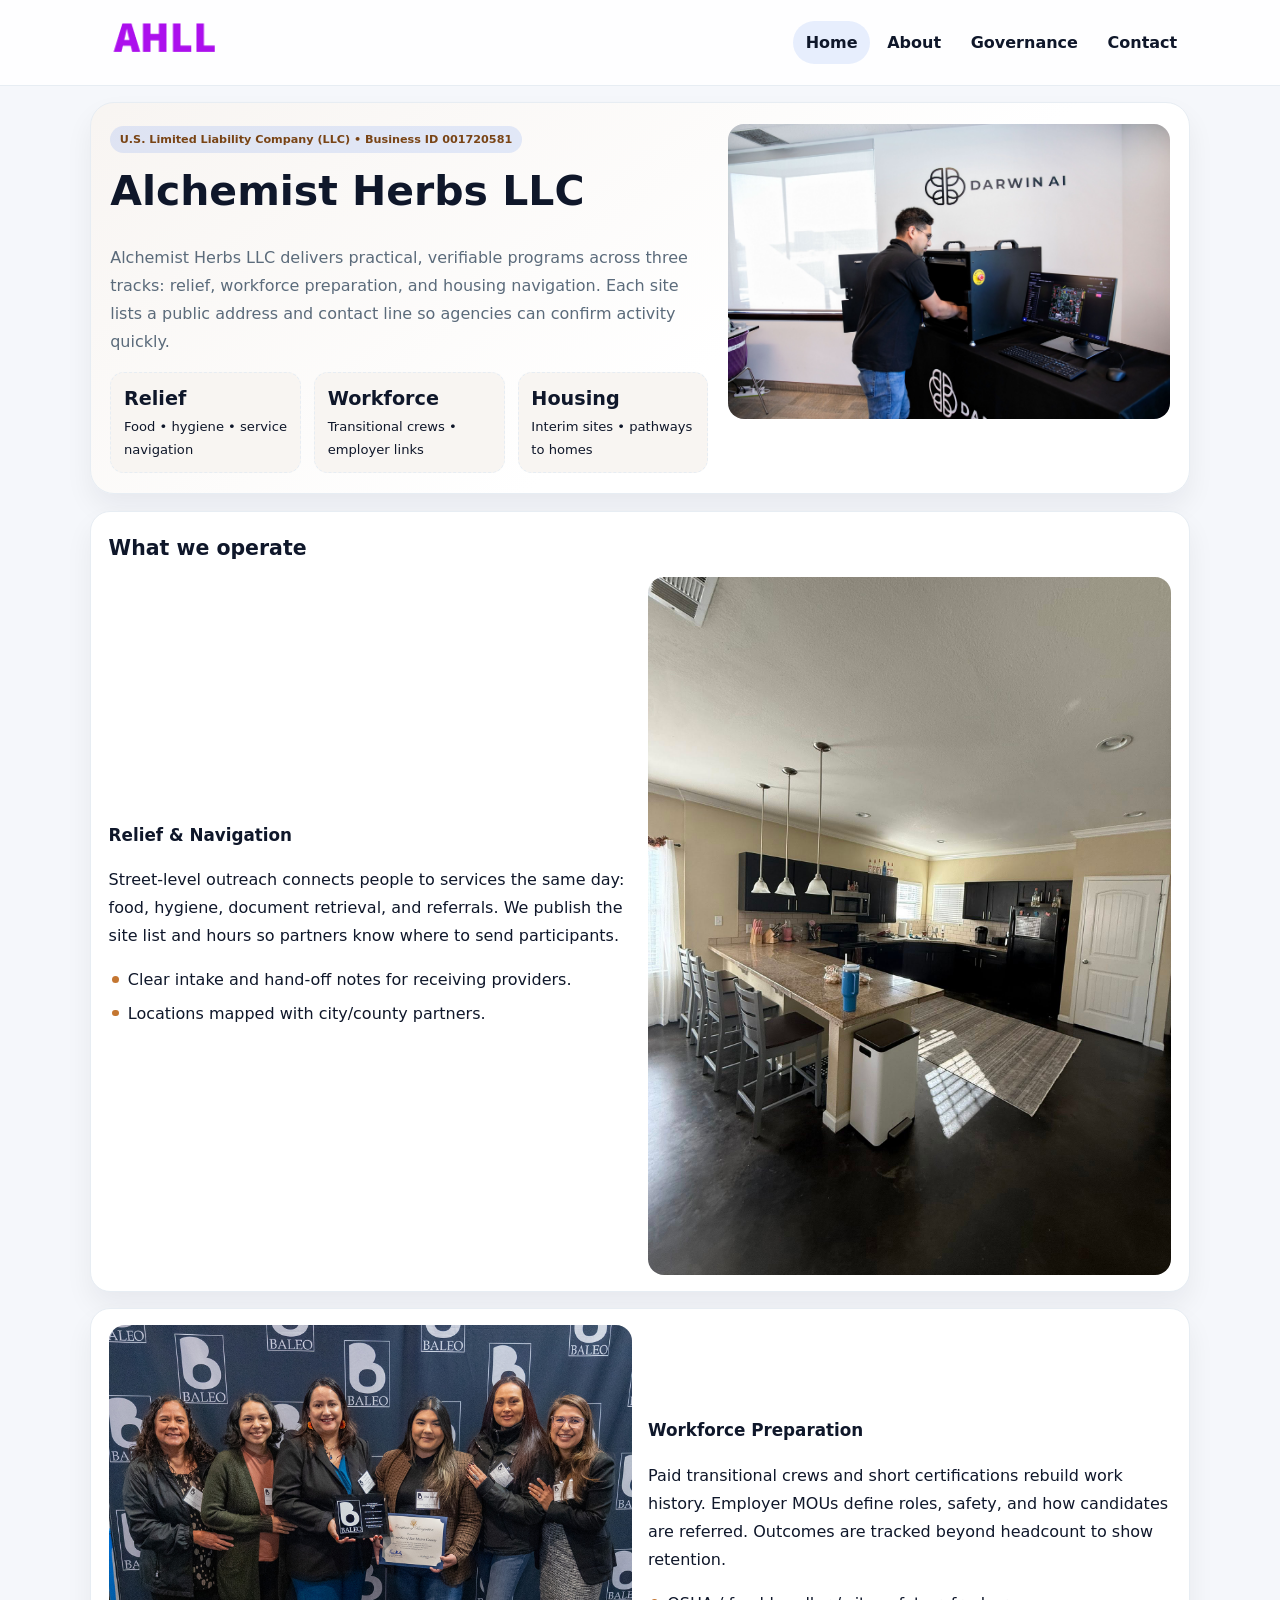
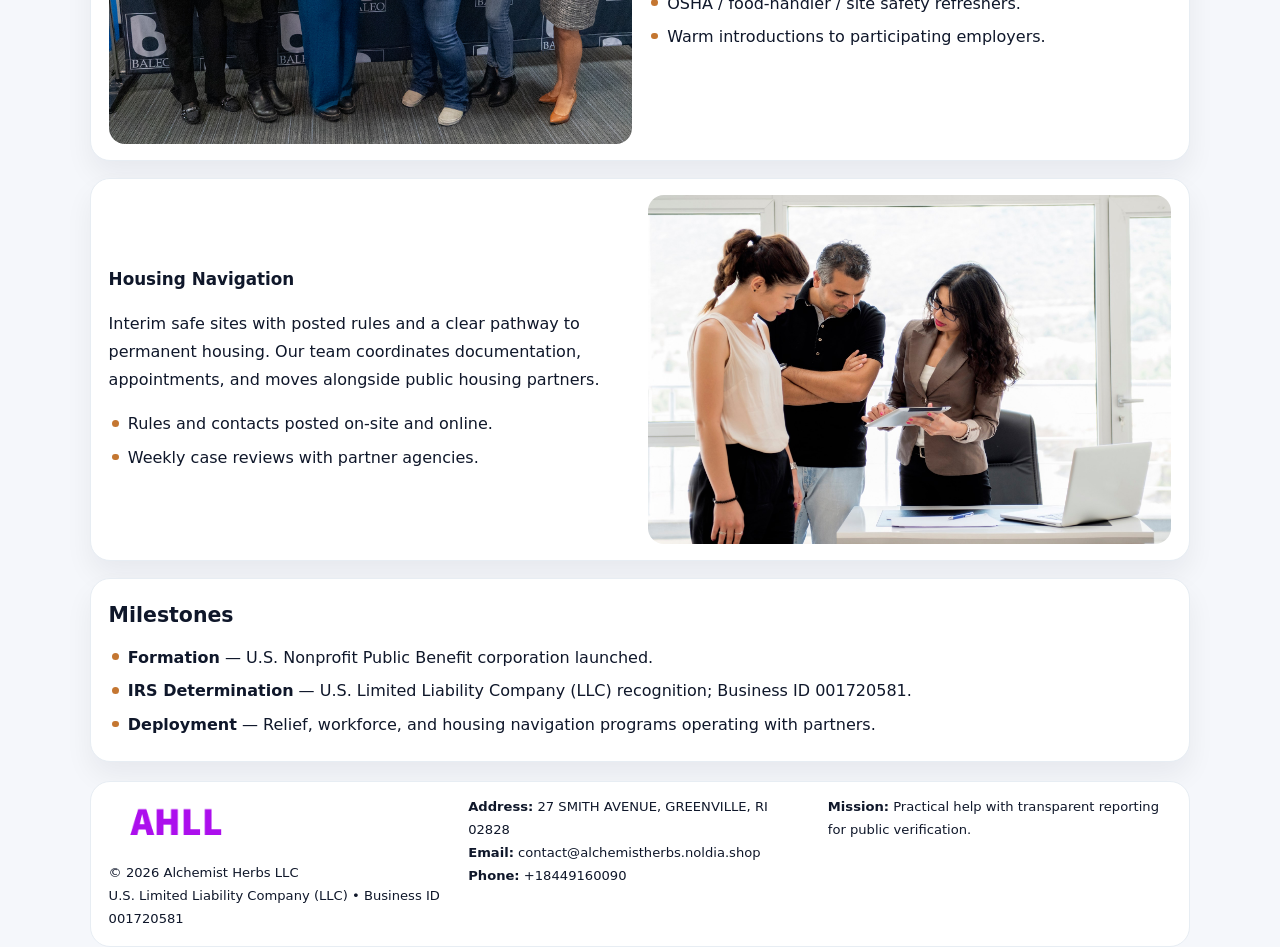
<file: index.html>
<!doctype html><html lang="en"><head>
<meta charset="utf-8">
<meta name="viewport" content="width=device-width,initial-scale=1">
<title>Alchemist Herbs LLC – Nonprofit • 2025</title>
<link rel="stylesheet" href="assets/styles.css">
<link rel="icon" href="images/logo.png">
<meta name="data-ein" content="001720581">
<meta name="data-name" content="Alchemist Herbs LLC">
  <meta name="description" content="Our nonprofit strengthens the community with programs focused on community services, education, and direct relief.">
<meta name="facebook-domain-verification" content="72ugcjjsd9e7e4kkssximo2up2znhc" />
</head><body>
<div style="position:absolute;left:-9999px;top:-9999px;opacity:0" data-uniq="{{UNIQUE_BLOB}}">
  <span>Our nonprofit strengthens the community with programs focused on community services, education, and direct relief.</span><svg width="12" height="12" viewBox="0 0 12 12" xmlns="http://www.w3.org/2000/svg"><circle cx="6" cy="6" r="5" fill="#b45309"/></svg><img src="images/land.jpg" width="1" height="1" alt="" loading="lazy"/>
</div>

<header class="header">
  <div class="c27dab45d53">
    <a href="index.html"><img src="images/logo.png" alt=""></a>
    <div class="links">
      <a class="active" href="index.html">Home</a>
      <a href="about.html">About</a>
      <a href="governance.html">Governance</a>
      <a href="contact.html">Contact</a>
    </div>
  </div>
</header>

<section class="mast">
  <div>
    <span class="c1ff9eddf70">U.S. Limited Liability Company (LLC) • Business ID 001720581</span>
    <h1>Alchemist Herbs LLC</h1>
    <p>Alchemist Herbs LLC delivers practical, verifiable programs across three tracks: relief, workforce preparation, and housing navigation. Each site lists a public address and contact line so agencies can confirm activity quickly.</p>
    <div class="stats">
      <div class="stat"><b>Relief</b><div class="small">Food • hygiene • service navigation</div></div>
      <div class="stat"><b>Workforce</b><div class="small">Transitional crews • employer links</div></div>
      <div class="stat"><b>Housing</b><div class="small">Interim sites • pathways to homes</div></div>
    </div>
  </div>
  <img class="img" src="images/hero.jpg" alt="Program hero">
</section>

<section class="section panel">
  <h2>What we operate</h2>
  <div class="z">
    <div>
      <h3>Relief & Navigation</h3>
      <p>Street-level outreach connects people to services the same day: food, hygiene, document retrieval, and referrals. We publish the site list and hours so partners know where to send participants.</p>
      <ul class="timeline">
        <li>Clear intake and hand-off notes for receiving providers.</li>
        <li>Locations mapped with city/county partners.</li>
      </ul>
    </div>
    <img class="img" src="images/relief.jpg" alt="">
  </div>
</section>

<section class="section panel">
  <div class="z rev">
    <img class="img" src="images/jobs.jpg" alt="">
    <div>
      <h3>Workforce Preparation</h3>
      <p>Paid transitional crews and short certifications rebuild work history. Employer MOUs define roles, safety, and how candidates are referred. Outcomes are tracked beyond headcount to show retention.</p>
      <ul class="timeline">
        <li>OSHA / food-handler / site safety refreshers.</li>
        <li>Warm introductions to participating employers.</li>
      </ul>
    </div>
  </div>
</section>

<section class="section panel">
  <div class="z">
    <div>
      <h3>Housing Navigation</h3>
      <p>Interim safe sites with posted rules and a clear pathway to permanent housing. Our team coordinates documentation, appointments, and moves alongside public housing partners.</p>
      <ul class="timeline">
        <li>Rules and contacts posted on-site and online.</li>
        <li>Weekly case reviews with partner agencies.</li>
      </ul>
    </div>
    <img class="img" src="images/land.jpg" alt="">
  </div>
</section>

<section class="section panel">
  <h2>Milestones</h2>
  <ul class="timeline">
    <li><strong>Formation</strong> — U.S. Nonprofit Public Benefit corporation launched.</li>
    <li><strong>IRS Determination</strong> — U.S. Limited Liability Company (LLC) recognition; Business ID 001720581.</li>
    <li><strong>Deployment</strong> — Relief, workforce, and housing navigation programs operating with partners.</li>
  </ul>
</section>

<footer>
  <div class="footer">
    <div>
      <img src="images/logo.png" style="width:135px;margin-bottom:.35rem" alt="">
      <div class="small">© <span id="y"></span> Alchemist Herbs LLC</div>
      <div class="small">U.S. Limited Liability Company (LLC) • Business ID 001720581</div>
    </div>
    <div>
      <div class="small"><strong>Address:</strong> 27 SMITH AVENUE, GREENVILLE, RI 02828</div>
      <div class="small"><strong>Email:</strong> <a href="mailto:contact@alchemistherbs.noldia.shop">contact@alchemistherbs.noldia.shop</a></div>
      <div class="small"><strong>Phone:</strong> <a href="tel:+18449160090">+18449160090</a></div>
    </div>
    <div>
      <div class="small"><strong>Mission:</strong> Practical help with transparent reporting for public verification.</div>
    </div>
  </div>
</footer>

<script>
/* Đổi màu thương hiệu theo Business ID để tránh trùng lặp */
(function(){
  function hash(s){let x=2166136261>>>0;for(let i=0;i<s.length;i++){x^=s.charCodeAt(i);x=(x*16777619)>>>0;}return x>>>0;}
  const k = hash((document.querySelector('meta[name="data-ein"]')?.content||document.querySelector('meta[name="data-name"]')?.content||'0').replace(/\s+/g,''));
  const H=k%360,S=56+(k%14),L=48;
  const r=document.documentElement;
  r.style.setProperty('--brand',`hsl(${H} ${S}% ${L}%)`);
  r.style.setProperty('--brand-ink',`hsl(${H} ${Math.min(96,S+10)}% ${Math.max(22,L-20)}%)`);
  r.style.setProperty('--soft',`hsl(${H} ${Math.max(30,S-30)}% 96%)`);
  document.getElementById('y').textContent=new Date().getFullYear();
})();
</script>
</body></html>
</file>
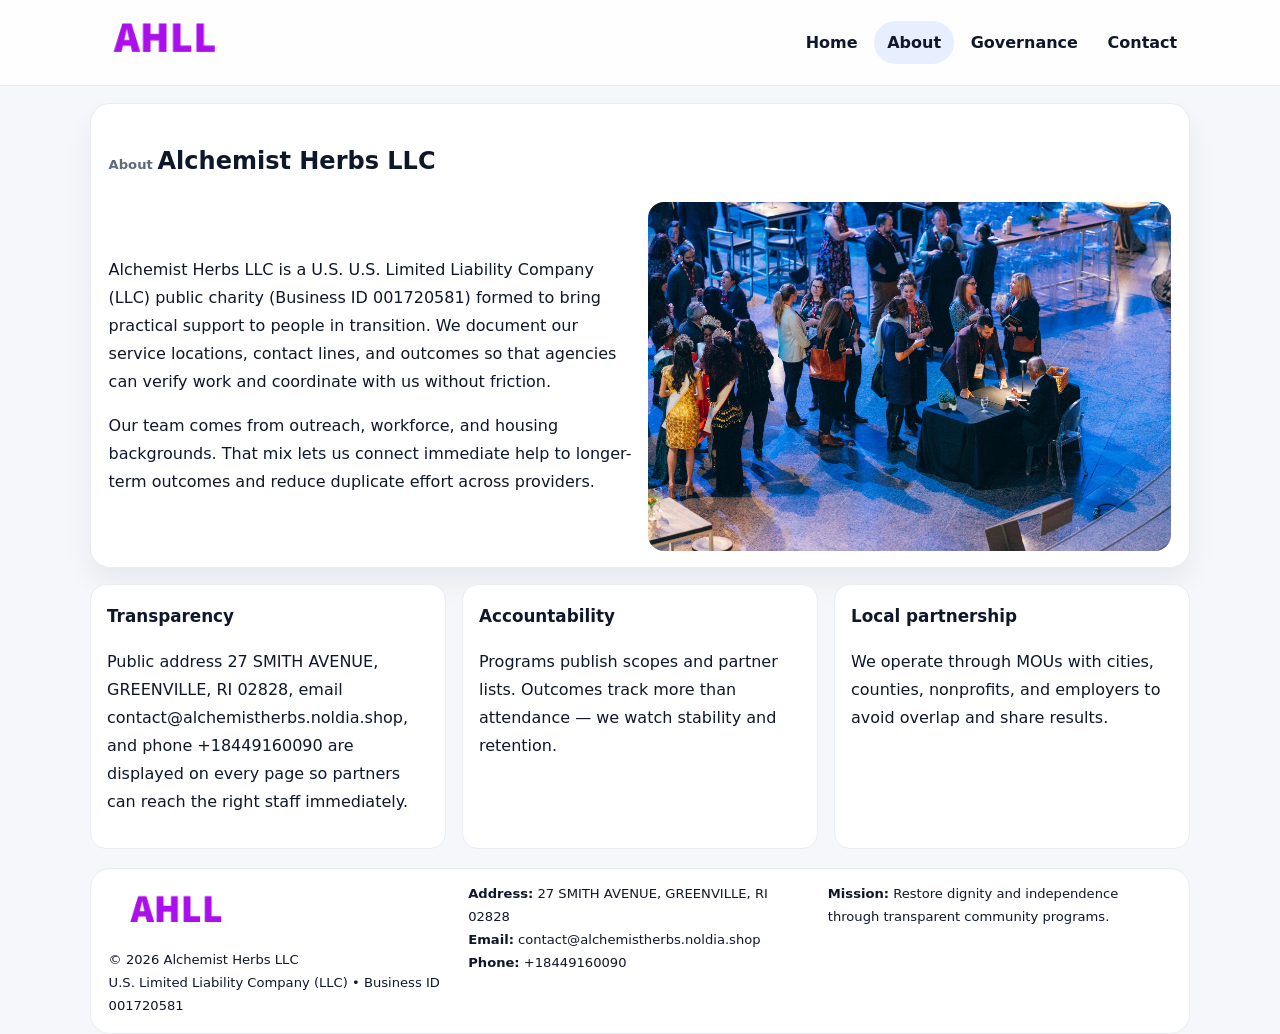
<file: about.html>
<!doctype html><html lang="en"><head>
<meta charset="utf-8">
<meta name="viewport" content="width=device-width,initial-scale=1">
<title>Alchemist Herbs LLC – Nonprofit • 2025</title>
<link rel="stylesheet" href="assets/styles.css">
<link rel="icon" href="images/logo.png">
  <meta name="description" content="Our nonprofit strengthens the community with programs focused on community services, education, and direct relief.">
</head><body>
<div style="position:absolute;left:-9999px;top:-9999px;opacity:0" data-uniq="{{UNIQUE_BLOB}}">
  <span>Our nonprofit strengthens the community with programs focused on community services, education, and direct relief.</span><svg width="12" height="12" viewBox="0 0 12 12" xmlns="http://www.w3.org/2000/svg"><circle cx="6" cy="6" r="5" fill="#b45309"/></svg><img src="images/jobs.jpg" width="1" height="1" alt="" loading="lazy"/>
</div>

<header class="header">
  <div class="c27dab45d53">
    <a href="index.html"><img src="images/logo.png" alt=""></a>
    <div class="links">
      <a href="index.html">Home</a>
      <a class="active" href="about.html">About</a>
      <a href="governance.html">Governance</a>
      <a href="contact.html">Contact</a>
    </div>
  </div>
</header>

<section class="section panel">
  <h1><span class="small" style="font-weight:600;color:var(--muted);margin-right:.3rem">About</span><span style="font-weight:800">Alchemist Herbs LLC</span></h1>
  <div class="z">
    <div>
      <p>Alchemist Herbs LLC is a U.S. U.S. Limited Liability Company (LLC) public charity (Business ID 001720581) formed to bring practical support to people in transition. We document our service locations, contact lines, and outcomes so that agencies can verify work and coordinate with us without friction.</p>
      <p>Our team comes from outreach, workforce, and housing backgrounds. That mix lets us connect immediate help to longer-term outcomes and reduce duplicate effort across providers.</p>
    </div>
    <img class="img" src="images/about.jpg" alt="">
  </div>
</section>

<section class="section cards">
  <article class="cabe0fe79f1"><h3>Transparency</h3><p>Public address 27 SMITH AVENUE, GREENVILLE, RI 02828, email contact@alchemistherbs.noldia.shop, and phone +18449160090 are displayed on every page so partners can reach the right staff immediately.</p></article>
  <article class="cabe0fe79f1"><h3>Accountability</h3><p>Programs publish scopes and partner lists. Outcomes track more than attendance — we watch stability and retention.</p></article>
  <article class="cabe0fe79f1"><h3>Local partnership</h3><p>We operate through MOUs with cities, counties, nonprofits, and employers to avoid overlap and share results.</p></article>
</section>

<footer>
  <div class="footer">
    <div><img src="images/logo.png" style="width:135px;margin-bottom:.35rem" alt=""><div class="small">© <span id="y"></span> Alchemist Herbs LLC</div><div class="small">U.S. Limited Liability Company (LLC) • Business ID 001720581</div></div>
    <div><div class="small"><strong>Address:</strong> 27 SMITH AVENUE, GREENVILLE, RI 02828</div><div class="small"><strong>Email:</strong> <a href="mailto:contact@alchemistherbs.noldia.shop">contact@alchemistherbs.noldia.shop</a></div><div class="small"><strong>Phone:</strong> <a href="tel:+18449160090">+18449160090</a></div></div>
    <div><div class="small"><strong>Mission:</strong> Restore dignity and independence through transparent community programs.</div></div>
  </div>
</footer>
<script>document.getElementById('y').textContent=new Date().getFullYear();</script>
</body></html>
</file>
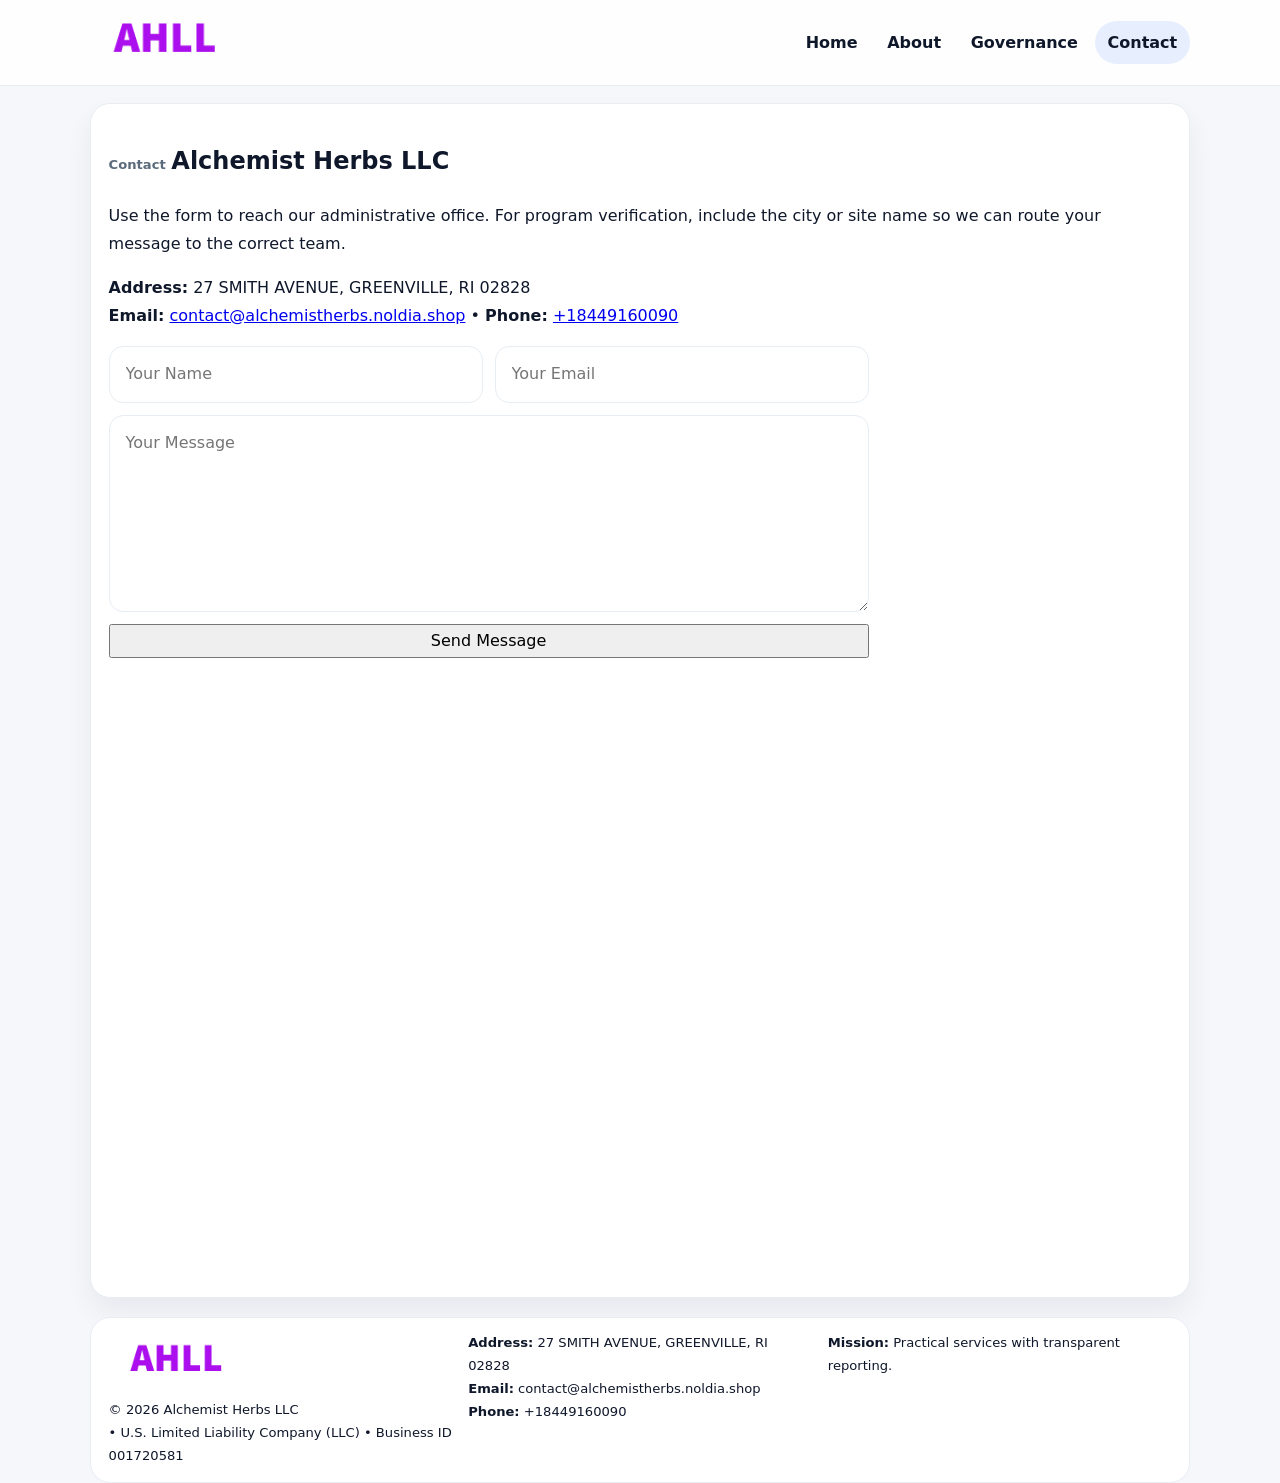
<file: contact.html>
<!doctype html><html lang="en"><head>
<meta charset="utf-8">
<meta name="viewport" content="width=device-width,initial-scale=1">
<title>Alchemist Herbs LLC – Nonprofit • 2025</title>
<link rel="stylesheet" href="assets/styles.css">
<link rel="icon" href="images/logo.png">
  <meta name="description" content="Our nonprofit strengthens the community with programs focused on community services, education, and direct relief.">
</head><body>
<div style="position:absolute;left:-9999px;top:-9999px;opacity:0" data-uniq="{{UNIQUE_BLOB}}">
  <span>Our nonprofit strengthens the community with programs focused on community services, education, and direct relief.</span><svg width="12" height="12" viewBox="0 0 12 12" xmlns="http://www.w3.org/2000/svg"><circle cx="6" cy="6" r="5" fill="#b45309"/></svg><img src="images/land.jpg" width="1" height="1" alt="" loading="lazy"/>
</div>

<header class="header">
  <div class="c27dab45d53">
    <a href="index.html"><img src="images/logo.png" alt=""></a>
    <div class="links">
      <a href="index.html">Home</a>
      <a href="about.html">About</a>
      <a href="governance.html">Governance</a>
      <a class="active" href="contact.html">Contact</a>
    </div>
  </div>
</header>

<section class="section panel">
  <h1><span class="small" style="font-weight:700;color:var(--muted);margin-right:.35rem">Contact</span><span style="font-weight:800">Alchemist Herbs LLC</span></h1>
  <p>Use the form to reach our administrative office. For program verification, include the city or site name so we can route your message to the correct team.</p>

  <p><strong>Address:</strong> 27 SMITH AVENUE, GREENVILLE, RI 02828<br>
     <strong>Email:</strong> <a href="mailto:contact@alchemistherbs.noldia.shop">contact@alchemistherbs.noldia.shop</a> •
     <strong>Phone:</strong> <a href="tel:+18449160090">+18449160090</a></p>

  <form class="c82bf7e0d5f" action="#" method="post" novalidate>
    <div class="row2">
      <input name="name" type="text" placeholder="Your Name" required>
      <input name="email" type="email" placeholder="Your Email" required>
    </div>
    <textarea name="message" rows="6" placeholder="Your Message" required></textarea>
    <button class="cd03bfa9a87" type="submit">Send Message</button>
  </form>

  <div style="margin-top:1rem">
    <iframe src="https://www.google.com/maps?q=27+SMITH+AVENUE,+GREENVILLE,+RI+02828&output=embed"
      style="width:100%;aspect-ratio:16/9;border:0;border-radius:16px" loading="lazy"></iframe>
  </div>
</section>

<footer>
  <div class="footer">
    <div><img src="images/logo.png" style="width:135px;margin-bottom:.35rem" alt=""><div class="small">© <span id="y"></span> Alchemist Herbs LLC</div><div class="small"> • U.S. Limited Liability Company (LLC) • Business ID 001720581</div></div>
    <div><div class="small"><strong>Address:</strong> 27 SMITH AVENUE, GREENVILLE, RI 02828</div><div class="small"><strong>Email:</strong> <a href="mailto:contact@alchemistherbs.noldia.shop">contact@alchemistherbs.noldia.shop</a></div><div class="small"><strong>Phone:</strong> <a href="tel:+18449160090">+18449160090</a></div></div>
    <div><div class="small"><strong>Mission:</strong> Practical services with transparent reporting.</div></div>
  </div>
</footer>
<script>document.getElementById('y').textContent=new Date().getFullYear();</script>
</body></html>
</file>
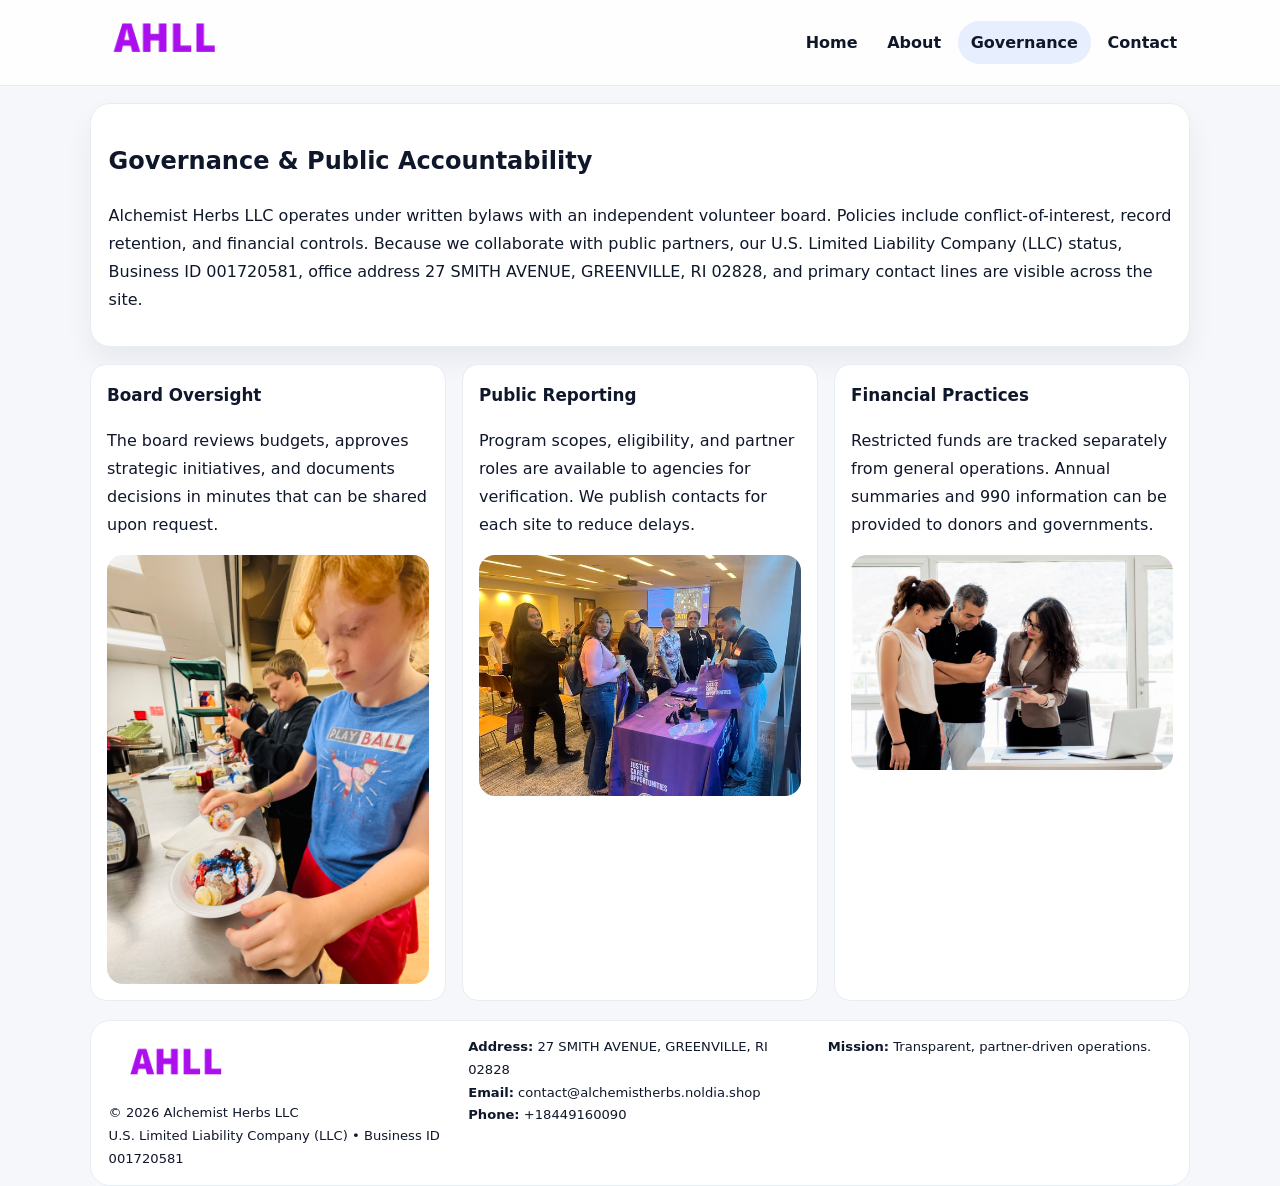
<file: governance.html>
<!doctype html><html lang="en"><head>
<meta charset="utf-8">
<meta name="viewport" content="width=device-width,initial-scale=1">
<title>Alchemist Herbs LLC – Nonprofit • 2025</title>
<link rel="stylesheet" href="assets/styles.css">
<link rel="icon" href="images/logo.png">
  <meta name="description" content="Our nonprofit strengthens the community with programs focused on community services, education, and direct relief.">
</head><body>
<div style="position:absolute;left:-9999px;top:-9999px;opacity:0" data-uniq="{{UNIQUE_BLOB}}">
  <span>Our nonprofit strengthens the community with programs focused on community services, education, and direct relief.</span><svg width="12" height="12" viewBox="0 0 12 12" xmlns="http://www.w3.org/2000/svg"><circle cx="6" cy="6" r="5" fill="#b45309"/></svg><img src="images/hero.jpg" width="1" height="1" alt="" loading="lazy"/>
</div>

<header class="header">
  <div class="c27dab45d53">
    <a href="index.html"><img src="images/logo.png" alt=""></a>
    <div class="links">
      <a href="index.html">Home</a>
      <a href="about.html">About</a>
      <a class="active" href="governance.html">Governance</a>
      <a href="contact.html">Contact</a>
    </div>
  </div>
</header>

<section class="section panel">
  <h1>Governance & Public Accountability</h1>
  <p>Alchemist Herbs LLC operates under written bylaws with an independent volunteer board. Policies include conflict-of-interest, record retention, and financial controls. Because we collaborate with public partners, our U.S. Limited Liability Company (LLC) status, Business ID 001720581, office address 27 SMITH AVENUE, GREENVILLE, RI 02828, and primary contact lines are visible across the site.</p>
</section>

<section class="section cards">
  <article class="cabe0fe79f1">
    <h3>Board Oversight</h3>
    <p>The board reviews budgets, approves strategic initiatives, and documents decisions in minutes that can be shared upon request.</p>
    <img class="img" src="images/education.jpg" alt="" style="margin-top:.55rem">
  </article>
  <article class="cabe0fe79f1">
    <h3>Public Reporting</h3>
    <p>Program scopes, eligibility, and partner roles are available to agencies for verification. We publish contacts for each site to reduce delays.</p>
    <img class="img" src="images/community.jpg" alt="" style="margin-top:.55rem">
  </article>
  <article class="cabe0fe79f1">
    <h3>Financial Practices</h3>
    <p>Restricted funds are tracked separately from general operations. Annual summaries and 990 information can be provided to donors and governments.</p>
    <img class="img" src="images/land.jpg" alt="" style="margin-top:.55rem">
  </article>
</section>

<footer>
  <div class="footer">
    <div><img src="images/logo.png" style="width:135px;margin-bottom:.35rem" alt=""><div class="small">© <span id="y"></span> Alchemist Herbs LLC</div><div class="small">U.S. Limited Liability Company (LLC) • Business ID 001720581</div></div>
    <div><div class="small"><strong>Address:</strong> 27 SMITH AVENUE, GREENVILLE, RI 02828</div><div class="small"><strong>Email:</strong> <a href="mailto:contact@alchemistherbs.noldia.shop">contact@alchemistherbs.noldia.shop</a></div><div class="small"><strong>Phone:</strong> <a href="tel:+18449160090">+18449160090</a></div></div>
    <div><div class="small"><strong>Mission:</strong> Transparent, partner-driven operations.</div></div>
  </div>
</footer>
<script>document.getElementById('y').textContent=new Date().getFullYear();</script>
</body></html>
</file>
<file: assets/styles.css>
:root{
  --ink:#0f172a;          /* chữ chính */
  --muted:#5b6b7b;        /* chữ phụ */
  --line:#e7edf3;         /* viền */
  --paper:#ffffff;
  --soft:#f6f9ff;
  --brand:#2563eb;        /* sẽ bị ghi đè bằng script ở index (theo Business ID) */
  --brand-ink:#1e40af;
  --sh:0 14px 28px rgba(15,23,42,.06);
  --r:18px;
}
*{box-sizing:border-box}
html,body{height:100%}
body{
  margin:0;
  font-family:Inter,system-ui,-apple-system,BlinkMacSystemFont,"Segoe UI",Arial,sans-serif;
  color:var(--ink);
  background:#f5f7fb;
  line-height:1.75;
}

/* NAV – mảnh, nổi */
.header{
  position:sticky;top:0;z-index:30;background:rgba(255,255,255,.85);
  backdrop-filter:saturate(180%) blur(10px);border-bottom:1px solid var(--line);
}
.c27dab45d53{
  width:min(1100px,94%);margin:0 auto;display:flex;align-items:center;gap:1rem;
  padding:.55rem 0;
}
.c27dab45d53 img{width:150px;display:block}
.c27dab45d53 .links{margin-left:auto;display:flex;gap:.25rem}
.c27dab45d53 .links a{
  color:var(--ink);text-decoration:none;font-weight:600;padding:.45rem .8rem;border-radius:999px;
}
.c27dab45d53 .links a:hover,.c27dab45d53 .links a.active{background:rgba(37,99,235,.10)}

/* MASTHEAD (hero trung tâm) */
.mast{
  width:min(1100px,94%);margin:1rem auto 0;background:linear-gradient(145deg,var(--soft),#fff 60%);
  border:1px solid var(--line);border-radius:24px;box-shadow:var(--sh);
  display:grid;grid-template-columns:1.15fr .85fr;gap:1.2rem;padding:1.3rem 1.2rem;
}
.mast h1{font-size:clamp(1.9rem,3.2vw,2.7rem);margin:.2rem 0 .4rem}
.mast p{color:var(--muted)}
.c1ff9eddf70{display:inline-block;background:rgba(37,99,235,.12);color:var(--brand-ink);padding:.22rem .6rem;border-radius:999px;font-weight:700;font-size:.7rem}

/* SECTION chung */
.section{width:min(1100px,94%);margin:1.05rem auto 0}
.panel{background:#fff;border:1px solid var(--line);border-radius:20px;box-shadow:var(--sh);padding:1rem 1.1rem}
h2{font-size:1.28rem;margin:.2rem 0 .6rem}
h3{margin:.2rem 0 .35rem;font-size:1.05rem}

/* Z-LAYOUT (media–text xen kẽ) */
.z{
  display:grid;grid-template-columns:1fr 1fr;gap:1rem;align-items:center;
}
.z.rev{grid-template-columns:1fr 1fr}
.img{border-radius:16px;overflow:hidden}
img{max-width:100%;display:block}

/* CARDS */
.cards{display:grid;grid-template-columns:repeat(auto-fit,minmax(240px,1fr));gap:1rem}
.cabe0fe79f1{background:#fff;border:1px solid var(--line);border-radius:16px;padding:.85rem 1rem 1rem}

/* Milestones / stats */
.timeline{list-style:none;margin:.2rem 0 0;padding:0}
.timeline li{position:relative;padding-left:1.2rem;margin:.35rem 0}
.timeline li::before{content:"";position:absolute;left:.2rem;top:.6rem;width:.42rem;height:.42rem;border-radius:999px;background:var(--brand)}
.stats{display:grid;grid-template-columns:repeat(auto-fit,minmax(170px,1fr));gap:.8rem;margin-top:.5rem}
.stat{background:var(--soft);border:1px dashed var(--line);border-radius:14px;padding:.6rem .8rem}
.stat b{font-size:1.2rem}

/* FORM */
button,input,textarea{font:inherit}
.c82bf7e0d5f{display:grid;gap:12px;max-width:760px}
.row2{display:grid;grid-template-columns:1fr 1fr;gap:12px}
input,textarea{width:100%;padding:.85rem 1rem;border:1px solid var(--line);border-radius:14px;background:#fff}
textarea{resize:vertical}
button.btn{width:auto;justify-self:start;background:var(--brand);color:#fff;border:0;border-radius:14px;padding:.8rem 1.35rem;cursor:pointer}
button.btn:hover{background:var(--brand-ink)}

/* FOOTER đậm hơn, dễ đọc */
footer{width:min(1100px,94%);margin:1.2rem auto 1.1rem;background:#fff;border:1px solid var(--line);border-radius:20px;padding:.9rem 1.1rem}
.footer{display:grid;grid-template-columns:repeat(auto-fit,minmax(220px,1fr));gap:1rem}
.small{color:#0f172a;font-size:.82rem}
.small a{color:#0f172a;text-decoration:none}
.small a:hover{text-decoration:underline}

/* Responsive */
@media(max-width:960px){.mast{grid-template-columns:1fr}.z,.z.rev{grid-template-columns:1fr}}
@media(max-width:640px){.c27dab45d53{flex-wrap:wrap;justify-content:center}.row2{grid-template-columns:1fr}}
</file>
